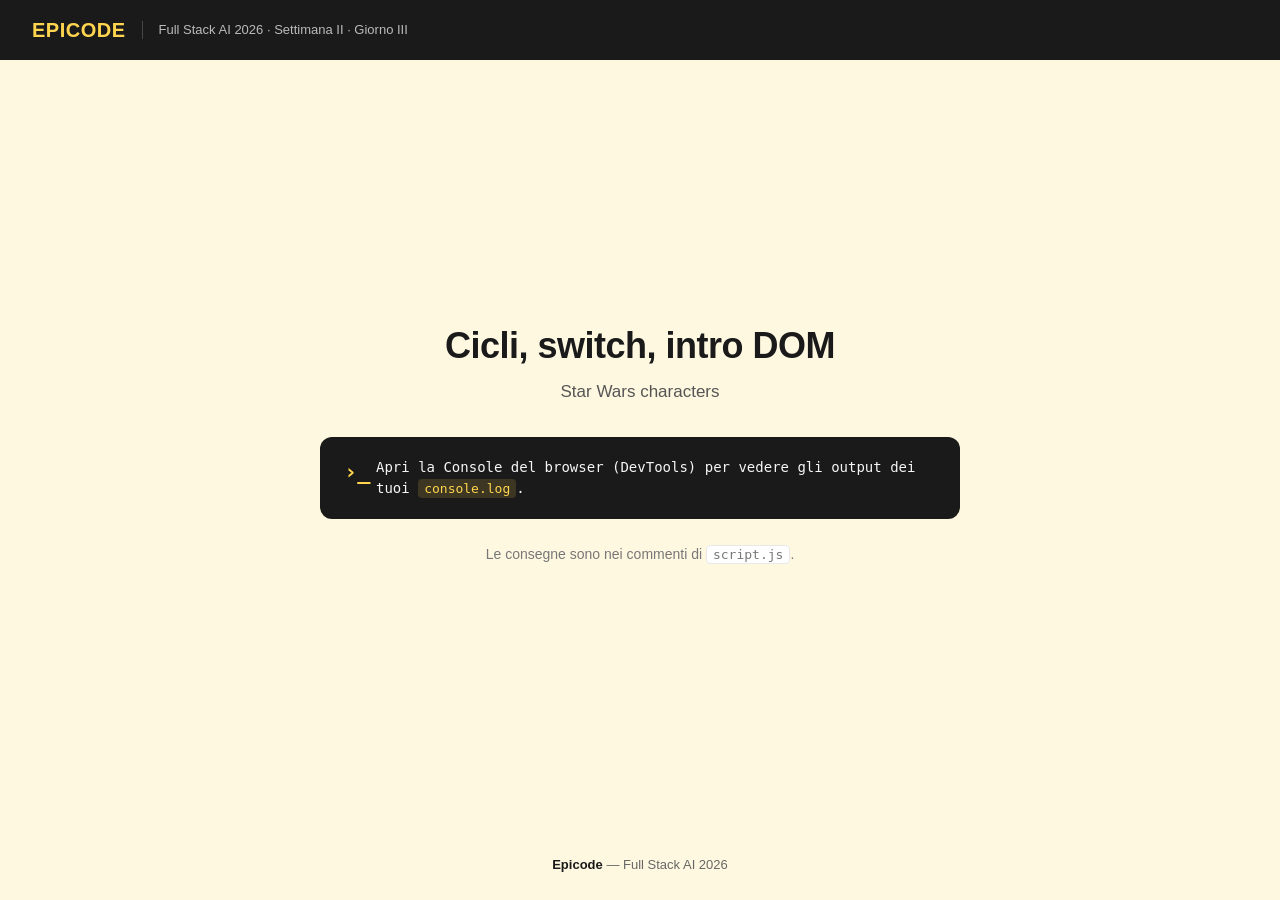
<file: unit1/week2/s2l3/index.html>
<!DOCTYPE html>
<html lang="it">
<head>
  <meta charset="UTF-8">
  <meta name="viewport" content="width=device-width, initial-scale=1.0">
  <title>Settimana II — Giorno III — Esercizio</title>
  <link rel="stylesheet" href="style.css">
</head>
<body>

  <header class="brand">
    <span class="brand-logo">EPICODE</span>
    <span class="brand-divider"></span>
    <span class="brand-context">Full Stack AI 2026 · Settimana II · Giorno III</span>
  </header>

  <main>
    <section class="hero">
      <h1>Cicli, switch, intro DOM</h1>
      <p class="subtitle">Star Wars characters</p>

      <div class="console-banner">
        Apri la Console del browser (DevTools) per vedere gli output dei tuoi <code>console.log</code>.
      </div>

      <p class="hint">Le consegne sono nei commenti di <code>script.js</code>.</p>
    </section>
  </main>

  <footer>
    <strong>Epicode</strong> — Full Stack AI 2026
  </footer>

  <script src="script.js"></script>
</body>
</html>
</file>
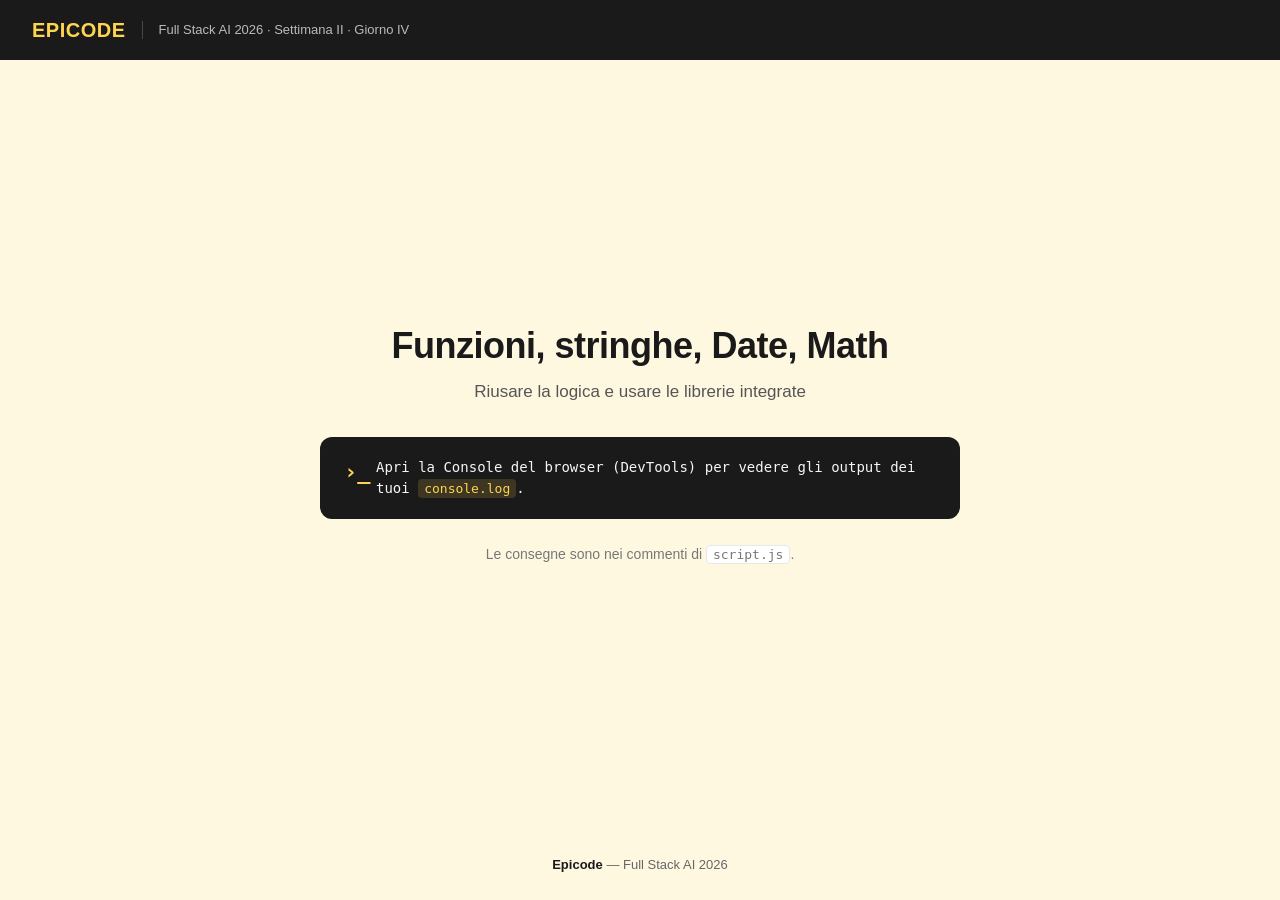
<file: unit1/week2/s2l4/index.html>
<!DOCTYPE html>
<html lang="it">
<head>
  <meta charset="UTF-8">
  <meta name="viewport" content="width=device-width, initial-scale=1.0">
  <title>Settimana II — Giorno IV — Esercizio</title>
  <link rel="stylesheet" href="style.css">
</head>
<body>

  <header class="brand">
    <span class="brand-logo">EPICODE</span>
    <span class="brand-divider"></span>
    <span class="brand-context">Full Stack AI 2026 · Settimana II · Giorno IV</span>
  </header>

  <main>
    <section class="hero">
      <h1>Funzioni, stringhe, Date, Math</h1>
      <p class="subtitle">Riusare la logica e usare le librerie integrate</p>

      <div class="console-banner">
        Apri la Console del browser (DevTools) per vedere gli output dei tuoi <code>console.log</code>.
      </div>

      <p class="hint">Le consegne sono nei commenti di <code>script.js</code>.</p>
    </section>
  </main>

  <footer>
    <strong>Epicode</strong> — Full Stack AI 2026
  </footer>

  <script src="script.js"></script>
</body>
</html>
</file>
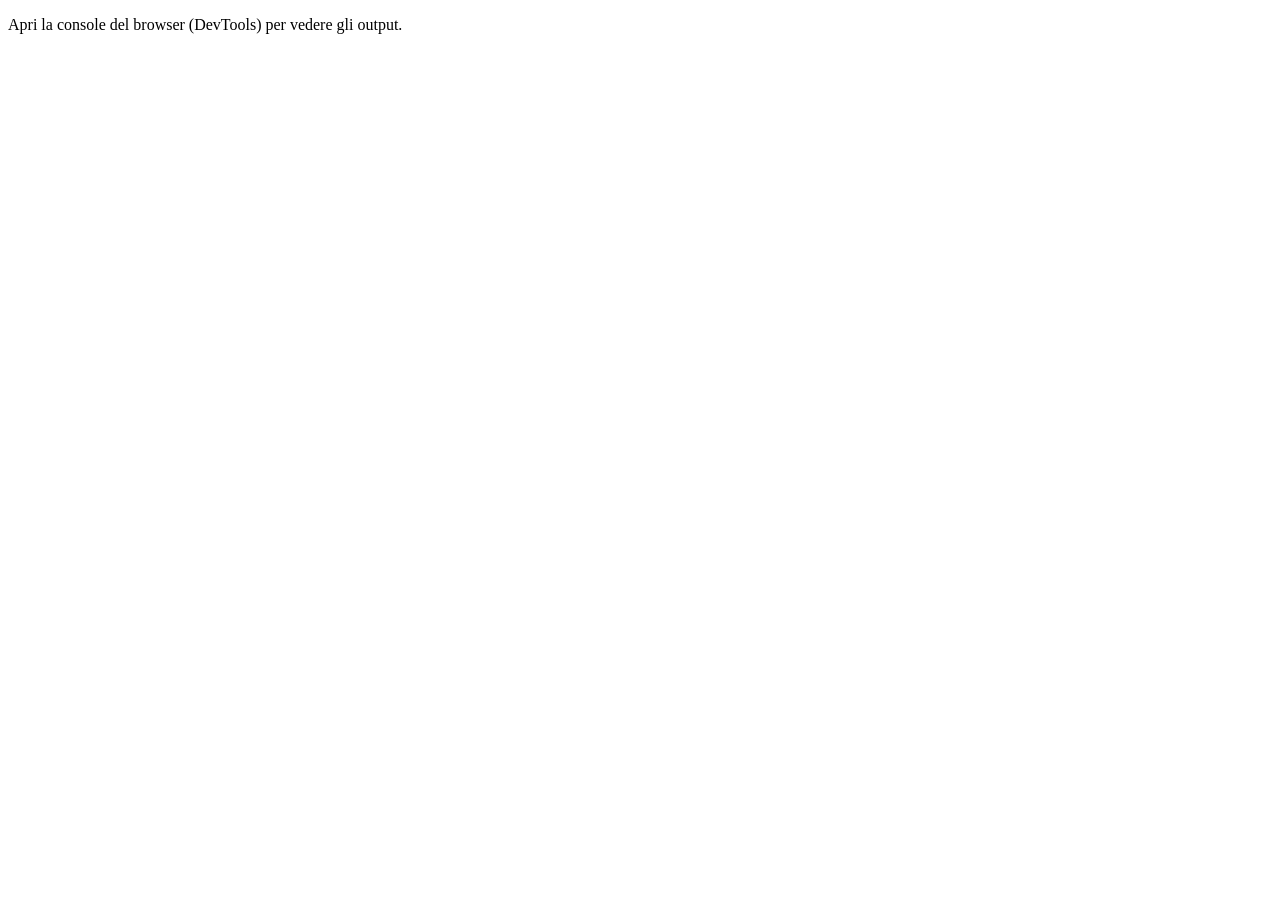
<file: unit1/week3/s3l1/index.html>
<!DOCTYPE html>
<html lang="it">
  <head>
    <meta charset="UTF-8" />
    <title>Esercizi W3 D1</title>
  </head>
  <body>
    <p>Apri la console del browser (DevTools) per vedere gli output.</p>
    <script src="script.js"></script>
  </body>
</html>
</file>
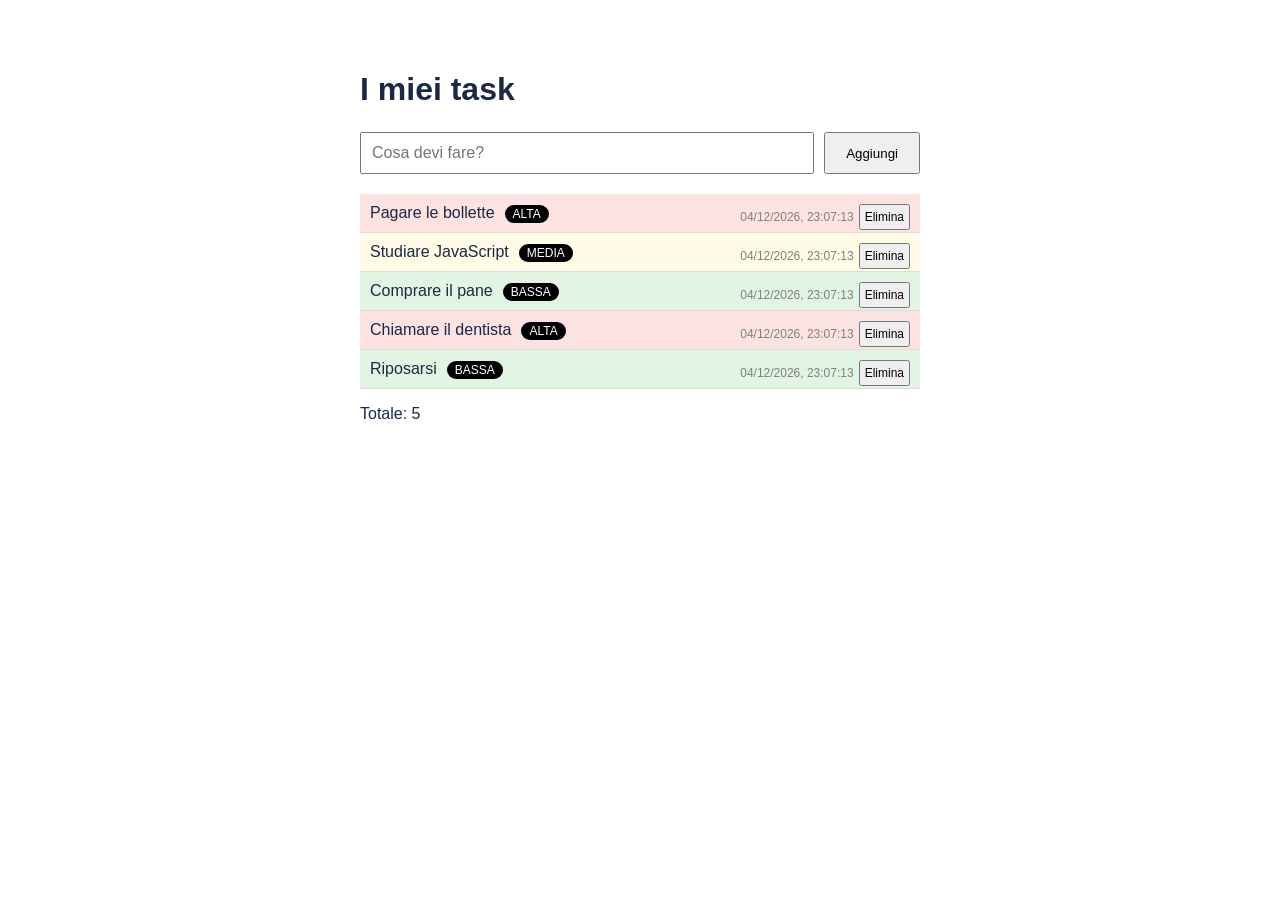
<file: unit1/week3/s3l2/index.html>
<!doctype html>
<html lang="it">
	<head>
		<meta charset="UTF-8" />
		<title>Task Manager</title>
		<link rel="stylesheet" href="style.css" />
	</head>
	<body>
		<h1 id="titolo">I miei task</h1>

		<div class="aggiunta">
			<input id="nuovo-task" placeholder="Cosa devi fare?" />
			<button id="bottone-aggiungi">Aggiungi</button>
		</div>

		<ul id="lista-task"></ul>

		<p>Totale: <span id="contatore">0</span></p>

		<script src="script.js"></script>
	</body>
</html>
</file>
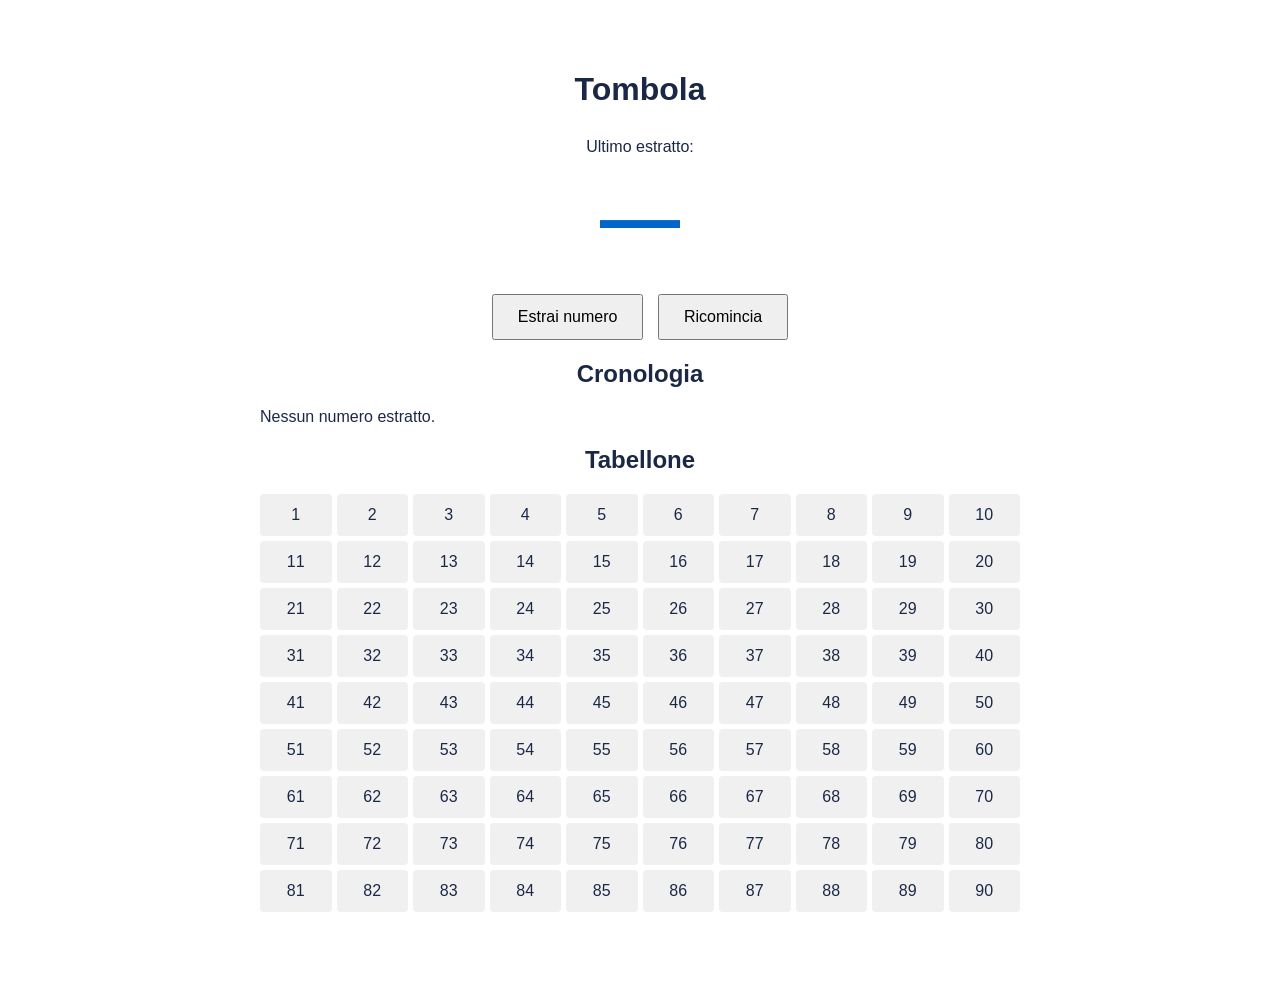
<file: unit1/week3/s3l4/index.html>
<!DOCTYPE html>
<html lang="it">
  <head>
    <meta charset="UTF-8" />
    <title>Tombola</title>
    <link rel="stylesheet" href="style.css" />
  </head>
  <body>
    <h1>Tombola</h1>

    <div class="ultimo">
      <p>Ultimo estratto:</p>
      <span id="ultimo-numero">—</span>
    </div>

    <div class="comandi">
      <button id="estrai">Estrai numero</button>
      <button id="reset">Ricomincia</button>
    </div>

    <h2>Cronologia</h2>
    <p id="cronologia">Nessun numero estratto.</p>

    <h2>Tabellone</h2>
    <div id="tabellone" class="tabellone"></div>

    <script src="script.js"></script>
  </body>
</html>
</file>
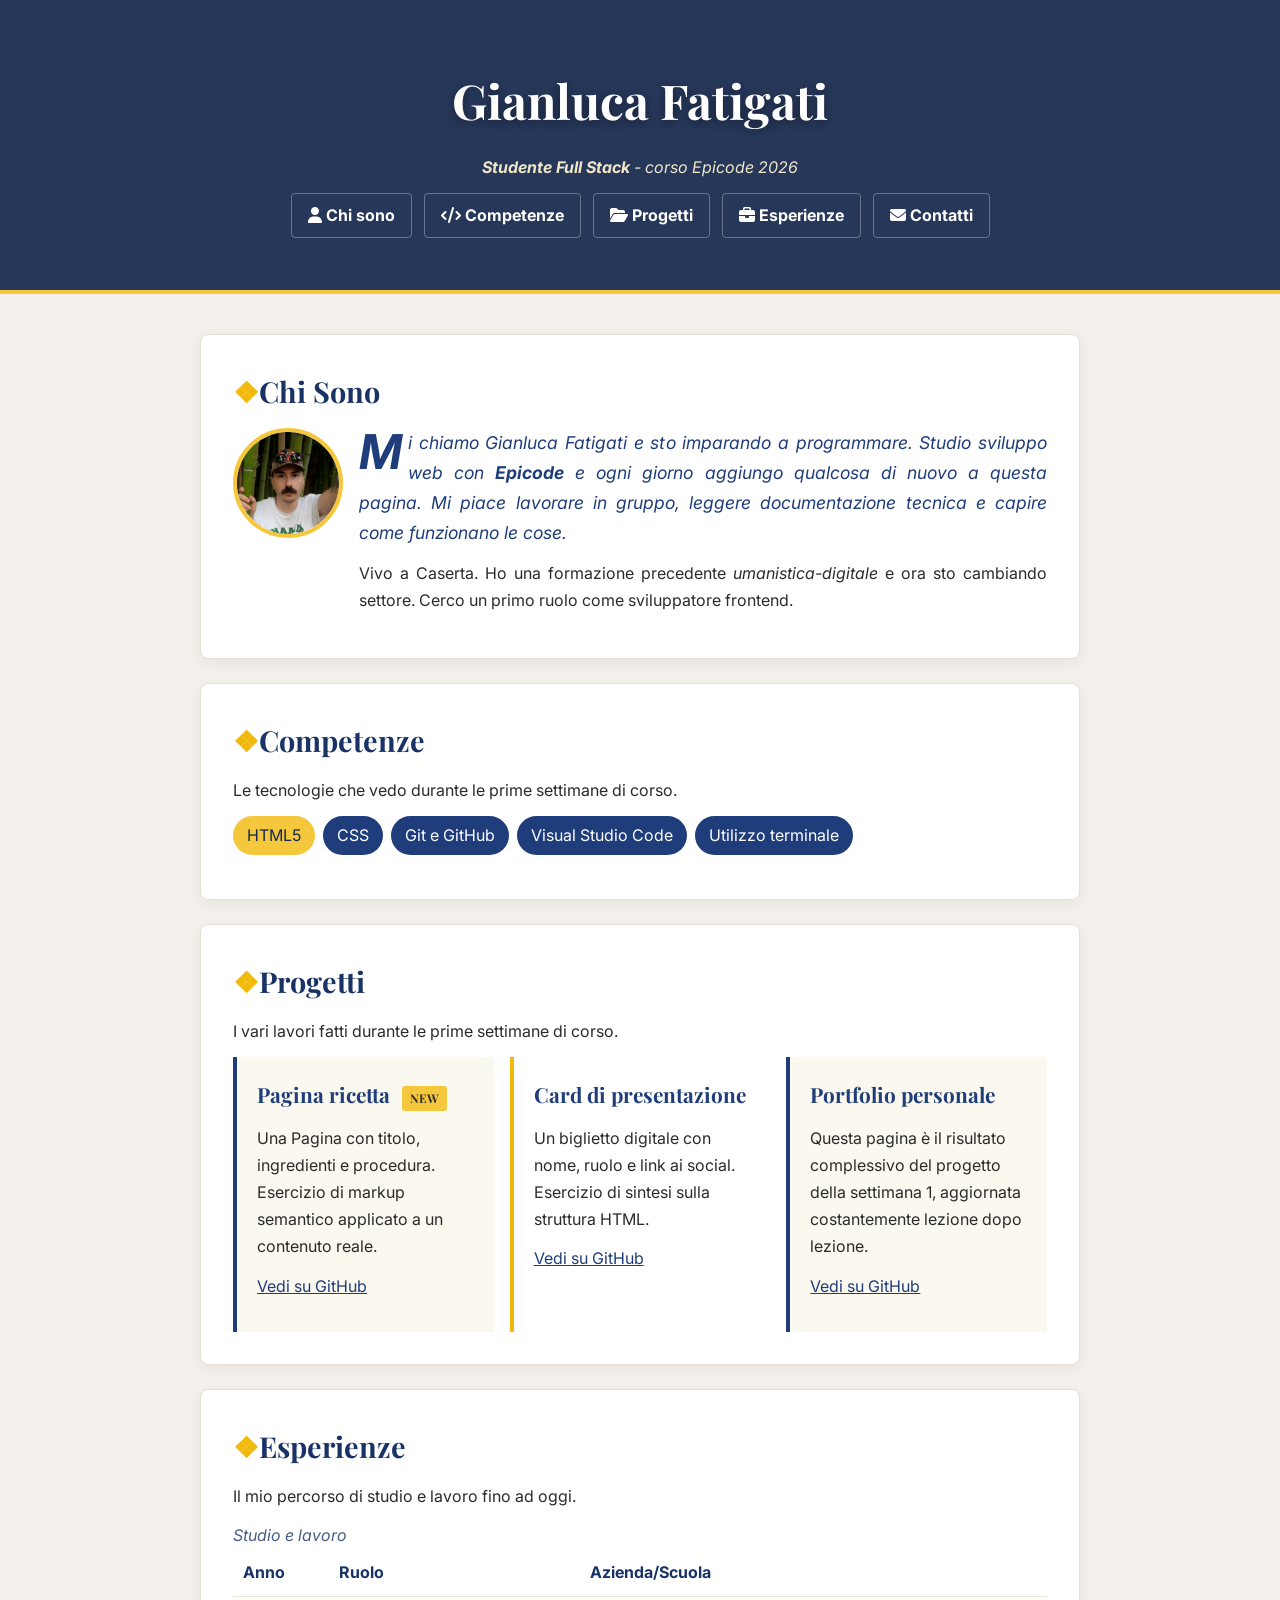
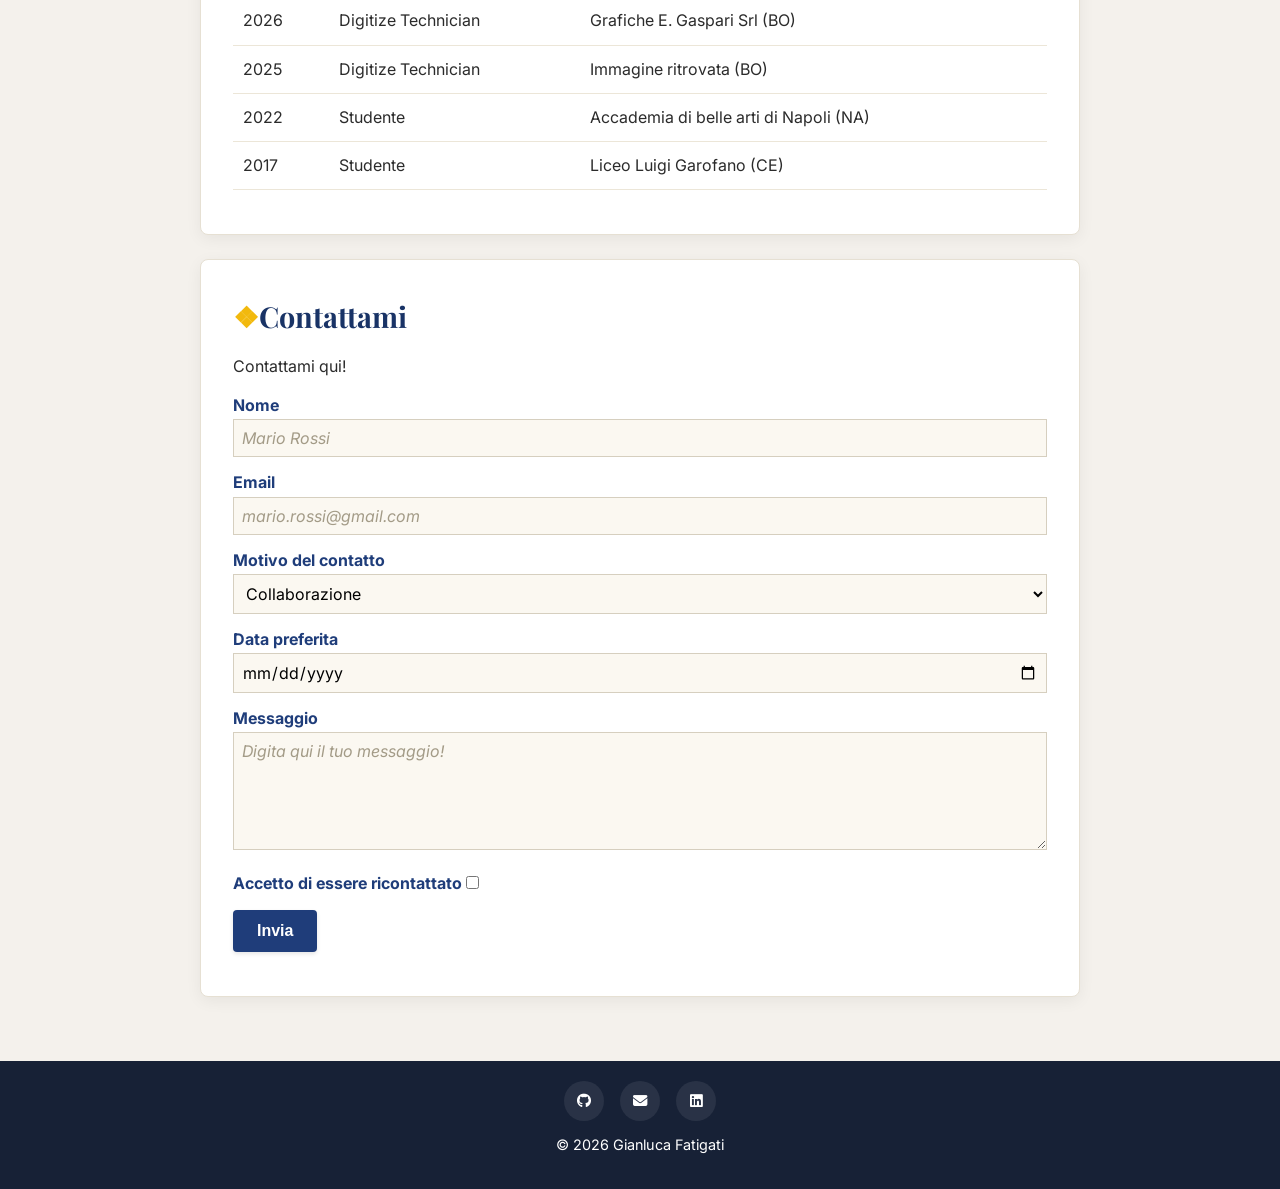
<file: unit2/week5/s5/index.html>
<!doctype html>
<html lang="it">
  <head>
    <meta charset="UTF-8" />
    <meta name="viewport" content="width=device-width, initial-scale=1.0" />
    <title>Gianluca Fatigati</title>
    <link
      href="https://fonts.googleapis.com/css2?family=Playfair+Display:wght@700;900&family=Inter:wght@400;600&display=swap"
      rel="stylesheet"
    />
    <link
      rel="stylesheet"
      href="https://cdnjs.cloudflare.com/ajax/libs/font-awesome/6.5.2/css/all.min.css"
    />
    <link rel="stylesheet" href="assets/css/style.css" />
  </head>

  <body>
    <header id="site-header">
      <h1>Gianluca Fatigati</h1>
      <p class="tagline">
        <strong>Studente Full Stack</strong> - corso Epicode 2026
      </p>

      <nav>
        <ul>
          <li>
            <a href="#chisono"><i class="fa-solid fa-user"></i> Chi sono</a>
          </li>
          <li>
            <a href="#competenze"
              ><i class="fa-solid fa-code"></i> Competenze</a
            >
          </li>
          <li>
            <a href="#progetti"
              ><i class="fa-solid fa-folder-open"></i> Progetti</a
            >
          </li>
          <li>
            <a href="#esperienze"
              ><i class="fa-solid fa-briefcase"></i> Esperienze</a
            >
          </li>
          <li>
            <a href="#contatti"
              ><i class="fa-solid fa-envelope"></i> Contatti</a
            >
          </li>
        </ul>
      </nav>
    </header>

    <main>
      <section id="chisono">
        <h2>Chi Sono</h2>
        <div class="bio">
          <img
            class="avatar"
            src="assets/img/avatar.jpg"
            alt="Foto di Gianluca"
          />
          <div class="text">
            <p>
              Mi chiamo Gianluca Fatigati e sto imparando a programmare. Studio
              sviluppo web con <strong>Epicode</strong> e ogni giorno aggiungo
              qualcosa di nuovo a questa pagina. Mi piace lavorare in gruppo,
              leggere documentazione tecnica e capire come funzionano le cose.
            </p>

            <p>
              Vivo a Caserta. Ho una formazione precedente
              <i>umanistica-digitale</i> e ora sto cambiando settore. Cerco un
              primo ruolo come sviluppatore frontend.
            </p>
          </div>
        </div>
      </section>

      <section id="competenze">
        <h2>Competenze</h2>
        <p>Le tecnologie che vedo durante le prime settimane di corso.</p>
        <ul class="skill-list">
          <li>HTML5</li>
          <li>CSS</li>
          <li>Git e GitHub</li>
          <li>Visual Studio Code</li>
          <li>Utilizzo terminale</li>
        </ul>
      </section>

      <section id="progetti">
        <h2>Progetti</h2>
        <p>I vari lavori fatti durante le prime settimane di corso.</p>

        <div class="projects-grid">
          <article class="project">
            <h3>Pagina ricetta</h3>
            <p>
              Una Pagina con titolo, ingredienti e procedura. Esercizio di
              markup semantico applicato a un contenuto reale.
            </p>
            <p><a href="#">Vedi su GitHub</a></p>
          </article>

          <article class="project">
            <h3>Card di presentazione</h3>

            <p>
              Un biglietto digitale con nome, ruolo e link ai social. Esercizio
              di sintesi sulla struttura HTML.
            </p>
            <p><a href="#">Vedi su GitHub</a></p>
          </article>

          <article class="project">
            <h3>Portfolio personale</h3>
            <p>
              Questa pagina è il risultato complessivo del progetto della
              settimana 1, aggiornata costantemente lezione dopo lezione.
            </p>
            <p>
              <a href="https://github.com/gianlucalucaluca/progetti"
                >Vedi su GitHub</a
              >
            </p>
          </article>
        </div>
      </section>

      <section id="esperienze">
        <h2>Esperienze</h2>
        <p>Il mio percorso di studio e lavoro fino ad oggi.</p>

        <div class="table-wrapper">
          <table>
            <caption>
              Studio e lavoro
            </caption>
            <thead>
              <tr>
                <th scope="col">Anno</th>
                <th scope="col">Ruolo</th>
                <th scope="col">Azienda/Scuola</th>
              </tr>
            </thead>

            <tbody>
              <tr>
                <td>2026</td>
                <td>Digitize Technician</td>
                <td>Grafiche E. Gaspari Srl (BO)</td>
              </tr>

              <tr>
                <td>2025</td>
                <td>Digitize Technician</td>
                <td>Immagine ritrovata (BO)</td>
              </tr>

              <tr>
                <td>2022</td>
                <td>Studente</td>
                <td>Accademia di belle arti di Napoli (NA)</td>
              </tr>

              <tr>
                <td>2017</td>
                <td>Studente</td>
                <td>Liceo Luigi Garofano (CE)</td>
              </tr>
            </tbody>
          </table>
        </div>
      </section>

      <section id="contatti">
        <h2>Contattami</h2>
        <p>Contattami qui!</p>
        <form action="#" method="post">
          <div>
            <label for="nome">Nome</label>
            <input
              type="text"
              id="nome"
              name="nome"
              placeholder="Mario Rossi"
              required
            />
          </div>

          <div>
            <label for="email">Email</label>
            <input
              type="email"
              id="email"
              name="email"
              placeholder="mario.rossi@gmail.com"
              required
            />
          </div>

          <div>
            <label for="motivo">Motivo del contatto</label>
            <select name="motivo" id="motivo">
              <option value="collaborazione">Collaborazione</option>
              <option value="info">Info</option>
              <option value="reclamo">Reclamo</option>
              <option value="assistenza">Assistenza</option>
            </select>
          </div>

          <div>
            <label for="data">Data preferita</label>
            <input type="date" id="data" name="data" />
          </div>

          <div>
            <label for="messaggio">Messaggio</label>
            <textarea
              placeholder="Digita qui il tuo messaggio!"
              rows="5"
              required
              name="messaggio"
              id="messaggio"
            ></textarea>
          </div>

          <div>
            <label class="label-inline" for="consenso"
              >Accetto di essere ricontattato</label
            >
            <input type="checkbox" id="consenso" name="consenso" required />
          </div>

          <div>
            <button type="submit">Invia</button>
          </div>
        </form>
      </section>
    </main>

    <footer id="site-footer">
      <a href="https://github.com/gianlucalucaluca" aria-label="GitHub"
        ><i class="fa-brands fa-github"></i
      ></a>
      <a href="mailto:gian.luca@mail.com" aria-label="Email"
        ><i class="fa-solid fa-envelope"></i
      ></a>
      <a href="https://it.linkedin.com/" aria-label="Linkedin"
        ><i class="fa-brands fa-linkedin"></i
      ></a>
      <p>&copy; 2026 Gianluca Fatigati</p>
    </footer>
  </body>
</html>
</file>
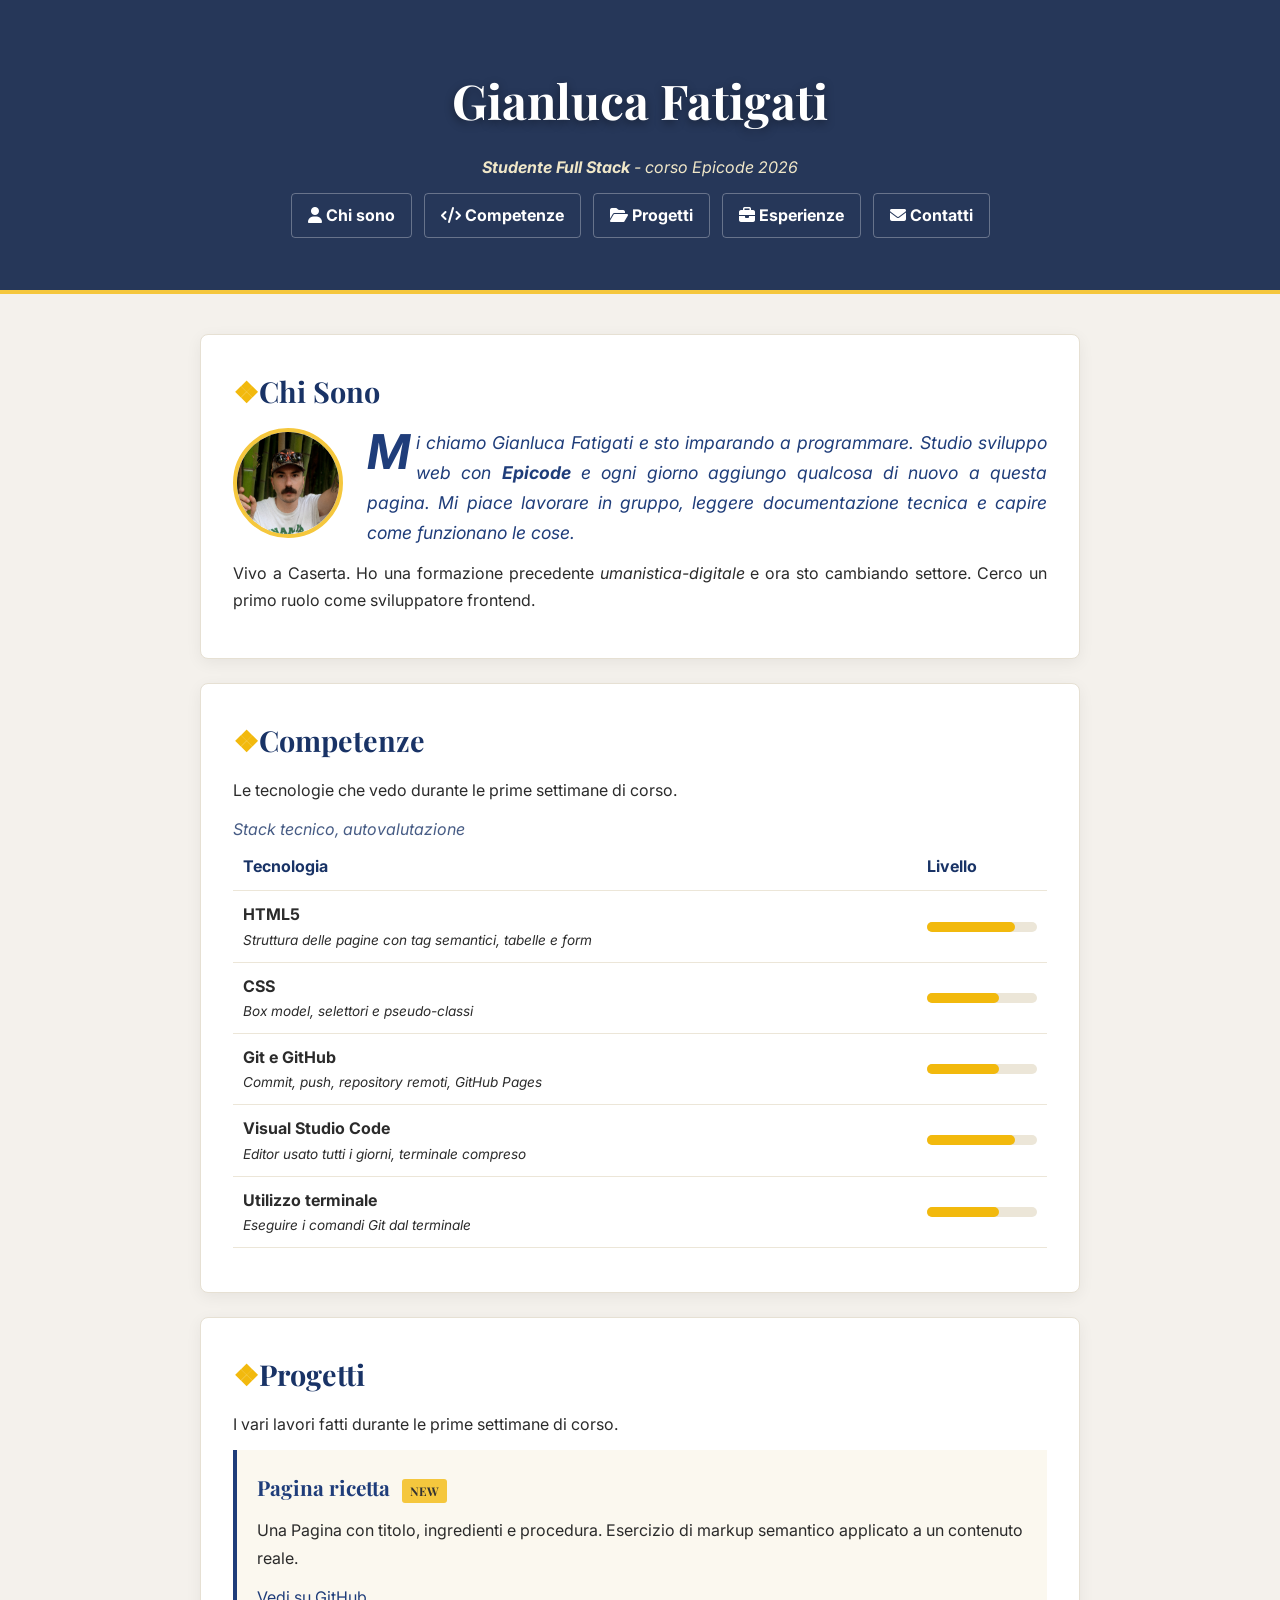
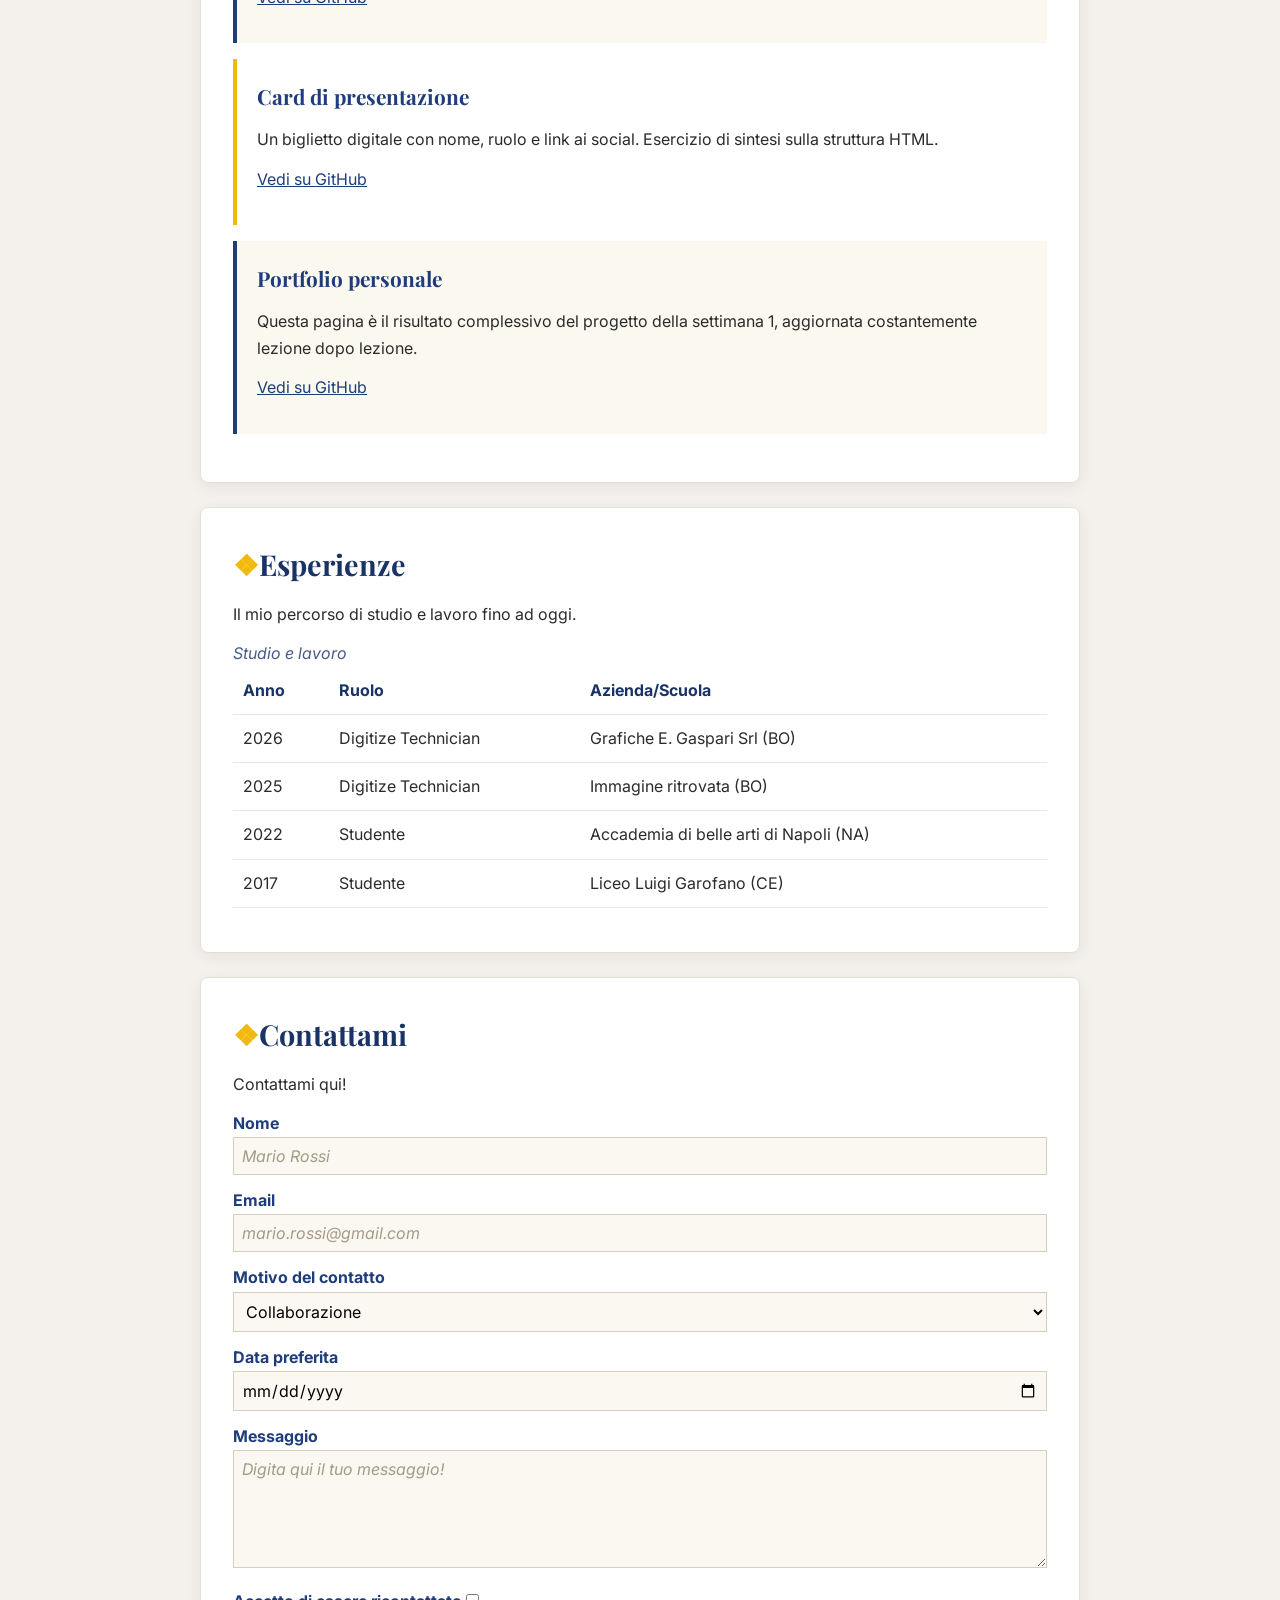
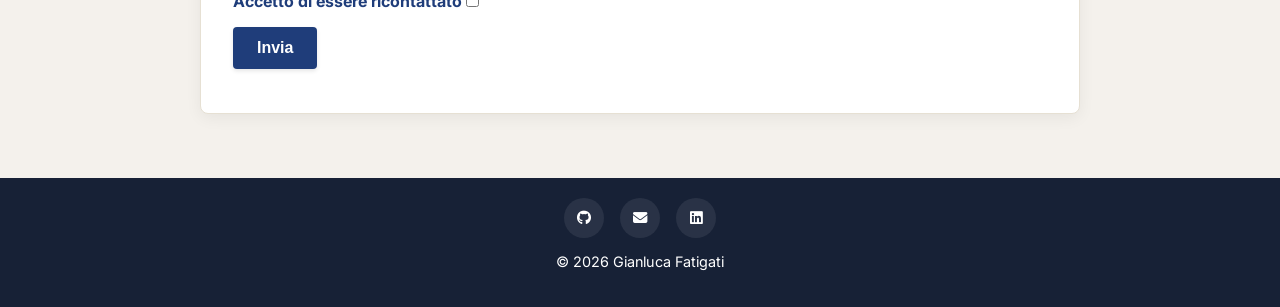
<file: unit2/week5/s5l1/index.html>
<!doctype html>
<html lang="it">
  <head>
    <meta charset="UTF-8" />
    <meta name="viewport" content="width=device-width, initial-scale=1.0" />
    <title>Gianluca Fatigati</title>
    <link
      href="https://fonts.googleapis.com/css2?family=Playfair+Display:wght@700;900&family=Inter:wght@400;600&display=swap"
      rel="stylesheet"
    />
    <link
      rel="stylesheet"
      href="https://cdnjs.cloudflare.com/ajax/libs/font-awesome/6.5.2/css/all.min.css"
    />
    <link rel="stylesheet" href="assets/css/style.css" />
  </head>

  <body>
    <header id="site-header">
      <h1>Gianluca Fatigati</h1>
      <p class="tagline">
        <strong>Studente Full Stack</strong> - corso Epicode 2026
      </p>

      <nav>
        <ul>
          <li>
            <a href="#chisono"><i class="fa-solid fa-user"></i> Chi sono</a>
          </li>
          <li>
            <a href="#competenze"
              ><i class="fa-solid fa-code"></i> Competenze</a
            >
          </li>
          <li>
            <a href="#progetti"
              ><i class="fa-solid fa-folder-open"></i> Progetti</a
            >
          </li>
          <li>
            <a href="#esperienze"
              ><i class="fa-solid fa-briefcase"></i> Esperienze</a
            >
          </li>
          <li>
            <a href="#contatti"
              ><i class="fa-solid fa-envelope"></i> Contatti</a
            >
          </li>
        </ul>
      </nav>
    </header>

    <main>
      <section id="chisono">
        <h2>Chi Sono</h2>
        <img
          class="avatar"
          src="assets/img/avatar.jpg"
          alt="Foto di Gianluca"
        />
        <p>
          Mi chiamo Gianluca Fatigati e sto imparando a programmare. Studio
          sviluppo web con <strong>Epicode</strong> e ogni giorno aggiungo
          qualcosa di nuovo a questa pagina. Mi piace lavorare in gruppo,
          leggere documentazione tecnica e capire come funzionano le cose.
        </p>

        <p>
          Vivo a Caserta. Ho una formazione precedente
          <i>umanistica-digitale</i> e ora sto cambiando settore. Cerco un primo
          ruolo come sviluppatore frontend.
        </p>
      </section>

      <section id="competenze">
        <h2>Competenze</h2>
        <p>Le tecnologie che vedo durante le prime settimane di corso.</p>

        <div class="table-wrapper">
          <table>
            <caption>
              Stack tecnico, autovalutazione
            </caption>
            <thead>
              <tr>
                <th scope="col">Tecnologia</th>
                <th scope="col">Livello</th>
              </tr>
            </thead>

            <tbody>
              <tr>
                <td>
                  <strong>HTML5</strong>
                  <p>
                    Struttura delle pagine con tag semantici, tabelle e form
                  </p>
                </td>
                <td>
                  <div class="bar">
                    <div class="bar-fill level-80"></div>
                  </div>
                </td>
              </tr>

              <tr>
                <td>
                  <strong>CSS</strong>
                  <p>Box model, selettori e pseudo-classi</p>
                </td>
                <td>
                  <div class="bar">
                    <div class="bar-fill level-65"></div>
                  </div>
                </td>
              </tr>

              <tr>
                <td>
                  <strong>Git e GitHub</strong>
                  <p>Commit, push, repository remoti, GitHub Pages</p>
                </td>
                <td>
                  <div class="bar">
                    <div class="bar-fill level-65"></div>
                  </div>
                </td>
              </tr>

              <tr>
                <td>
                  <strong>Visual Studio Code</strong>
                  <p>Editor usato tutti i giorni, terminale compreso</p>
                </td>
                <td>
                  <div class="bar">
                    <div class="bar-fill level-80"></div>
                  </div>
                </td>
              </tr>

              <tr>
                <td>
                  <strong>Utilizzo terminale</strong>
                  <p>Eseguire i comandi Git dal terminale</p>
                </td>
                <td>
                  <div class="bar">
                    <div class="bar-fill level-65"></div>
                  </div>
                </td>
              </tr>
            </tbody>
          </table>
        </div>
      </section>

      <section id="progetti">
        <h2>Progetti</h2>
        <p>I vari lavori fatti durante le prime settimane di corso.</p>

        <article class="project">
          <h3>Pagina ricetta</h3>
          <p>
            Una Pagina con titolo, ingredienti e procedura. Esercizio di markup
            semantico applicato a un contenuto reale.
          </p>
          <p><a href="#">Vedi su GitHub</a></p>
        </article>

        <article class="project">
          <h3>Card di presentazione</h3>

          <p>
            Un biglietto digitale con nome, ruolo e link ai social. Esercizio di
            sintesi sulla struttura HTML.
          </p>
          <p><a href="#">Vedi su GitHub</a></p>
        </article>

        <article class="project">
          <h3>Portfolio personale</h3>
          <p>
            Questa pagina è il risultato complessivo del progetto della
            settimana 1, aggiornata costantemente lezione dopo lezione.
          </p>
          <p>
            <a href="https://github.com/gianlucalucaluca/progetti"
              >Vedi su GitHub</a
            >
          </p>
        </article>
      </section>

      <section id="esperienze">
        <h2>Esperienze</h2>
        <p>Il mio percorso di studio e lavoro fino ad oggi.</p>

        <div class="table-wrapper">
          <table>
            <caption>
              Studio e lavoro
            </caption>
            <thead>
              <tr>
                <th scope="col">Anno</th>
                <th scope="col">Ruolo</th>
                <th scope="col">Azienda/Scuola</th>
              </tr>
            </thead>

            <tbody>
              <tr>
                <td>2026</td>
                <td>Digitize Technician</td>
                <td>Grafiche E. Gaspari Srl (BO)</td>
              </tr>

              <tr>
                <td>2025</td>
                <td>Digitize Technician</td>
                <td>Immagine ritrovata (BO)</td>
              </tr>

              <tr>
                <td>2022</td>
                <td>Studente</td>
                <td>Accademia di belle arti di Napoli (NA)</td>
              </tr>

              <tr>
                <td>2017</td>
                <td>Studente</td>
                <td>Liceo Luigi Garofano (CE)</td>
              </tr>
            </tbody>
          </table>
        </div>
      </section>

      <section id="contatti">
        <h2>Contattami</h2>
        <p>Contattami qui!</p>
        <form action="#" method="post">
          <div>
            <label for="nome">Nome</label>
            <input
              type="text"
              id="nome"
              name="nome"
              placeholder="Mario Rossi"
              required
            />
          </div>

          <div>
            <label for="email">Email</label>
            <input
              type="email"
              id="email"
              name="email"
              placeholder="mario.rossi@gmail.com"
              required
            />
          </div>

          <div>
            <label for="motivo">Motivo del contatto</label>
            <select name="motivo" id="motivo">
              <option value="collaborazione">Collaborazione</option>
              <option value="info">Info</option>
              <option value="reclamo">Reclamo</option>
              <option value="assistenza">Assistenza</option>
            </select>
          </div>

          <div>
            <label for="data">Data preferita</label>
            <input type="date" id="data" name="data" />
          </div>

          <div>
            <label for="messaggio">Messaggio</label>
            <textarea
              placeholder="Digita qui il tuo messaggio!"
              rows="5"
              required
              name="messaggio"
              id="messaggio"
            ></textarea>
          </div>

          <div>
            <label class="label-inline" for="consenso"
              >Accetto di essere ricontattato</label
            >
            <input type="checkbox" id="consenso" name="consenso" required />
          </div>

          <div>
            <button type="submit">Invia</button>
          </div>
        </form>
      </section>
    </main>

    <footer id="site-footer">
      <a href="https://github.com/gianlucalucaluca" aria-label="GitHub"
        ><i class="fa-brands fa-github"></i
      ></a>
      <a href="mailto:gian.luca@mail.com" aria-label="Email"
        ><i class="fa-solid fa-envelope"></i
      ></a>
      <a href="https://it.linkedin.com/" aria-label="Linkedin"
        ><i class="fa-brands fa-linkedin"></i
      ></a>
      <p>&copy; 2026 Gianluca Fatigati</p>
    </footer>
  </body>
</html>
</file>
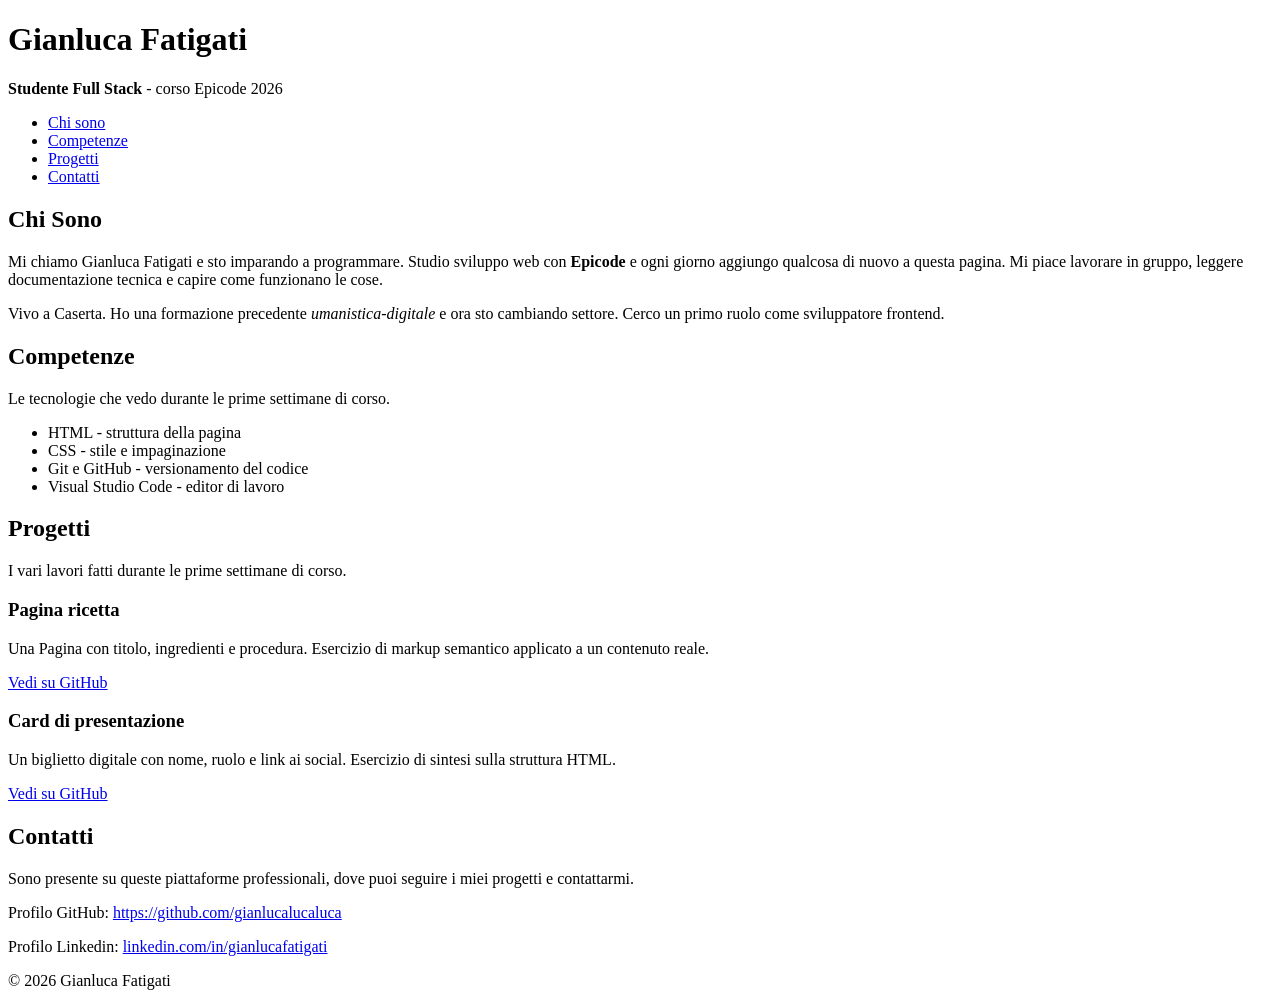
<file: unit1/week1/s1l1/esercizio/index.html>
<!DOCTYPE html>
<html lang="it">
 
<head>
    <meta charset="UTF-8">
    <meta name="viewport" content="width=device-width, initial-scale=1.0">
    <title>Gianluca Fatigati</title>
  </head>
  
  <body>

<header>
<h1>Gianluca Fatigati</h1>
<p><strong>Studente Full Stack</strong> - corso Epicode 2026</p>

<nav>
<ul>
<li><a href="#chisono">Chi sono</a></li>
<li><a href="#competenze">Competenze</a></li>
<li><a href="#progetti">Progetti</a></li>
<li><a href="#contatti">Contatti</a></li>
</ul>
</nav>
</header>

<main>
<h2 id="chisono">Chi Sono</h2>
<p>Mi chiamo Gianluca Fatigati e sto imparando a programmare. Studio sviluppo web con <strong>Epicode</strong> e ogni giorno aggiungo qualcosa di nuovo a questa pagina. Mi piace lavorare in gruppo, leggere documentazione tecnica e capire come funzionano le cose.</p>

<p>Vivo a Caserta. Ho una formazione precedente <i>umanistica-digitale</i> e ora sto cambiando settore. Cerco un primo ruolo come sviluppatore frontend.</p>

<h2 id="competenze">Competenze</h2>
<p>Le tecnologie che vedo durante le prime settimane di corso.</p>

<ul>
<li>HTML - struttura della pagina</li>
<li>CSS - stile e impaginazione</li>
<li>Git e GitHub - versionamento del codice</li>
<li>Visual Studio Code - editor di lavoro</li>
</ul>


<h2 id="progetti">Progetti</h2>
<p>I vari lavori fatti durante le prime settimane di corso.</p>

<h3>Pagina ricetta</h3>
<p>Una Pagina con titolo, ingredienti e procedura. Esercizio di markup semantico applicato a un contenuto reale.</p>
<p><a href="#">Vedi su GitHub</a></p>

<h3>Card di presentazione</h3>

<p>Un biglietto digitale con nome, ruolo e link ai social. Esercizio di sintesi sulla struttura HTML.</p>
<p><a href="#">Vedi su GitHub</a></p>

<h2 id="contatti">Contatti</h2>
<p>Sono presente su queste piattaforme professionali, dove puoi seguire i miei progetti e contattarmi.</p>
<p>Profilo GitHub: <a href="https://github.com/gianlucalucaluca">https://github.com/gianlucalucaluca</a></p>

<p>Profilo Linkedin: <a href="#">linkedin.com/in/gianlucafatigati</a></p>
</main>

<footer> 
<p>&copy; 2026 Gianluca Fatigati</p>
</footer>


</body>
</html>
</file>
<file: unit1/week2/s2l3/style.css>
/* Reset minimo */
* {
  margin: 0;
  padding: 0;
  box-sizing: border-box;
}

html, body {
  height: 100%;
}

body {
  font-family: -apple-system, BlinkMacSystemFont, "Inter", "Segoe UI", Roboto, sans-serif;
  background: #fff8e1;
  color: #1a1a1a;
  line-height: 1.6;
  min-height: 100vh;
  display: flex;
  flex-direction: column;
}

/* Header brand */
.brand {
  background: #1a1a1a;
  color: #fff;
  padding: 14px 32px;
  display: flex;
  align-items: center;
  gap: 16px;
}

.brand-logo {
  font-size: 20px;
  font-weight: 800;
  letter-spacing: 0.5px;
  color: #ffd54f;
}

.brand-divider {
  width: 1px;
  height: 18px;
  background: rgba(255, 255, 255, 0.2);
}

.brand-context {
  font-size: 13px;
  color: rgba(255, 255, 255, 0.7);
  font-weight: 500;
}

/* Hero */
main {
  flex: 1;
  display: flex;
  align-items: center;
  justify-content: center;
  padding: 48px 24px;
}

.hero {
  max-width: 640px;
  text-align: center;
}

h1 {
  font-size: 36px;
  font-weight: 800;
  line-height: 1.15;
  margin-bottom: 12px;
  letter-spacing: -0.5px;
}

.subtitle {
  font-size: 17px;
  color: #555;
  margin-bottom: 32px;
}

.console-banner {
  background: #1a1a1a;
  color: #f5f5f5;
  border-radius: 12px;
  padding: 20px 24px 20px 56px;
  font-family: "SF Mono", Monaco, Menlo, Consolas, monospace;
  font-size: 14px;
  line-height: 1.5;
  position: relative;
  text-align: left;
}

.console-banner::before {
  content: "›_";
  color: #ffd54f;
  font-size: 22px;
  font-weight: 700;
  position: absolute;
  left: 24px;
  top: 18px;
}

.console-banner code {
  background: rgba(255, 213, 79, 0.15);
  color: #ffd54f;
  padding: 2px 6px;
  border-radius: 4px;
  font-size: 13px;
}

.hint {
  margin-top: 24px;
  font-size: 14px;
  color: #777;
}

.hint code {
  background: #fff;
  border: 1px solid #e8e8e8;
  padding: 1px 6px;
  border-radius: 4px;
  font-family: "SF Mono", Monaco, Menlo, Consolas, monospace;
  font-size: 13px;
}

footer {
  text-align: center;
  padding: 24px;
  font-size: 13px;
  color: #666;
}

footer strong {
  color: #1a1a1a;
}

/* Responsive */
@media (max-width: 640px) {
  h1 {
    font-size: 28px;
  }
  .subtitle {
    font-size: 15px;
  }
}
</file>
<file: unit1/week2/s2l4/style.css>
/* Reset minimo */
* {
  margin: 0;
  padding: 0;
  box-sizing: border-box;
}

html, body {
  height: 100%;
}

body {
  font-family: -apple-system, BlinkMacSystemFont, "Inter", "Segoe UI", Roboto, sans-serif;
  background: #fff8e1;
  color: #1a1a1a;
  line-height: 1.6;
  min-height: 100vh;
  display: flex;
  flex-direction: column;
}

/* Header brand */
.brand {
  background: #1a1a1a;
  color: #fff;
  padding: 14px 32px;
  display: flex;
  align-items: center;
  gap: 16px;
}

.brand-logo {
  font-size: 20px;
  font-weight: 800;
  letter-spacing: 0.5px;
  color: #ffd54f;
}

.brand-divider {
  width: 1px;
  height: 18px;
  background: rgba(255, 255, 255, 0.2);
}

.brand-context {
  font-size: 13px;
  color: rgba(255, 255, 255, 0.7);
  font-weight: 500;
}

/* Hero */
main {
  flex: 1;
  display: flex;
  align-items: center;
  justify-content: center;
  padding: 48px 24px;
}

.hero {
  max-width: 640px;
  text-align: center;
}

h1 {
  font-size: 36px;
  font-weight: 800;
  line-height: 1.15;
  margin-bottom: 12px;
  letter-spacing: -0.5px;
}

.subtitle {
  font-size: 17px;
  color: #555;
  margin-bottom: 32px;
}

.console-banner {
  background: #1a1a1a;
  color: #f5f5f5;
  border-radius: 12px;
  padding: 20px 24px 20px 56px;
  font-family: "SF Mono", Monaco, Menlo, Consolas, monospace;
  font-size: 14px;
  line-height: 1.5;
  position: relative;
  text-align: left;
}

.console-banner::before {
  content: "›_";
  color: #ffd54f;
  font-size: 22px;
  font-weight: 700;
  position: absolute;
  left: 24px;
  top: 18px;
}

.console-banner code {
  background: rgba(255, 213, 79, 0.15);
  color: #ffd54f;
  padding: 2px 6px;
  border-radius: 4px;
  font-size: 13px;
}

.hint {
  margin-top: 24px;
  font-size: 14px;
  color: #777;
}

.hint code {
  background: #fff;
  border: 1px solid #e8e8e8;
  padding: 1px 6px;
  border-radius: 4px;
  font-family: "SF Mono", Monaco, Menlo, Consolas, monospace;
  font-size: 13px;
}

footer {
  text-align: center;
  padding: 24px;
  font-size: 13px;
  color: #666;
}

footer strong {
  color: #1a1a1a;
}

/* Responsive */
@media (max-width: 640px) {
  h1 {
    font-size: 28px;
  }
  .subtitle {
    font-size: 15px;
  }
}
</file>
<file: unit1/week3/s3l2/style.css>
* {
	box-sizing: border-box;
}

body {
	font-family: Arial, Helvetica, sans-serif;
	max-width: 600px;
	margin: 30px auto;
	padding: 20px;
	color: #1b2845;
}

h1 {
	margin-bottom: 24px;
}

.aggiunta {
	display: flex;
	gap: 10px;
	margin-bottom: 20px;
}

input {
	flex: 1;
	padding: 10px;
	font-size: 16px;
	font-family: inherit;
}

button {
	padding: 10px 20px;
	cursor: pointer;
	font-family: inherit;
}

ul {
	list-style: none;
	padding: 0;
}

li {
	padding: 10px;
	border-bottom: 1px solid #ddd;
}


li button {
	font-size: 12px;
	height: fit-content;
	padding: 4px;
	margin-left: 5px;
	transition: background-color 0.2s, color 0.2s;   /* ← NUOVA */
}


li button:hover {
	background-color: #F8D7DA;
	color: #9B1C1C;
}

/* Aggiungi qui le tue regole CSS per:
   - .priorita-alta / .priorita-media / .priorita-bassa
   - .badge (l'etichetta della priorità dentro il task)
   - .data (la data di creazione)
   - .evidenziato (sfondo giallo, bordo)
*/

.priorita-alta {
	background-color: #FDE2E2;
}

.priorita-media {
	background-color: #FFFBE6;
}

.priorita-bassa {
	background-color: #E2F5E2;
}

.badge {
	font-size: 12px;
	padding: 2px 8px;
	border-radius: 10px;
	background-color: black;
	color: white;
	text-transform: uppercase;
	margin-left: 10px;
}

.data {
	font-size: 12px;
	color: gray;
	margin-left: auto;
}

.evidenziato {
	border: 3px solid #F6C948;
}

.divData {
	width: fit-content;
	float: right;
}

li button {
	font-size: 12px;
	height: fit-content;
	padding: 4px;
	margin-left: 5px;
}
</file>
<file: unit1/week3/s3l4/style.css>
* {
  box-sizing: border-box;
}

body {
  font-family: Arial, Helvetica, sans-serif;
  max-width: 800px;
  margin: 30px auto;
  padding: 20px;
  color: #1b2845;
}

h1, h2 {
  text-align: center;
}

.ultimo {
  text-align: center;
  margin: 30px 0;
}

#ultimo-numero {
  font-size: 5rem;
  font-weight: bold;
  color: #0066cc;
  display: block;
}

.comandi {
  text-align: center;
  margin: 20px 0;
}

.comandi button {
  padding: 12px 24px;
  margin: 0 5px;
  font-size: 1rem;
  cursor: pointer;
  font-family: inherit;
}

.tabellone {
  display: grid;
  grid-template-columns: repeat(10, 1fr);
  gap: 5px;
  margin: 20px 0;
}

.numero {
  padding: 12px;
  background: #f0f0f0;
  text-align: center;
  border-radius: 4px;
}

.numero.uscito {
  background: #0066cc;
  color: #ffffff;
  font-weight: bold;
}
</file>
<file: unit2/week5/s5/assets/css/style.css>
*,
*::before,
*::after {
  box-sizing: border-box;
  margin: 0;
  padding: 0;
}

body {
  font-family: "Inter", Arial, sans-serif;
  font-size: 16px;
  line-height: 1.7;
  color: #222222;
  background-color: #fafafa;
  margin: 0;
  color: #2b2b2b;
  background-color: #f4f1ec;
}

img {
  max-width: 100%;
  height: auto;
}

main {
  max-width: 920px;
  margin: 0 auto;
  padding: 16px;
}

main section {
  padding: 16px;
  margin-bottom: 24px;
  border: 1px solid #e6e0d3;
  border-radius: 8px;
  box-shadow: 0 4px 16px rgba(0, 0, 0, 0.06);
  background-color: #ffffff;
}

main section h2::before {
  content: "\2756 ";
  color: hsl(45, 90%, 50%);
}

#site-header {
  background-color: hsl(220, 40%, 25%);
  background-image: url(https://picsum.photos/seed/picsum/1240/768);
  background-size: cover;
  background-position: center;
  color: #ffffff;
  text-align: center;
  padding: 30px 16px 20px;
  border-bottom: 4px solid hsl(45, 90%, 60%);
}

#site-header h1 {
  font-size: clamp(2rem, 6vw, 3rem);
  font-weight: bold;
  text-shadow: 0 3px 10px rgba(0, 0, 0, 0.4);
}

.tagline {
  color: #f0e7c8;
  font-style: italic;
}

nav a {
  color: #ffffff;
  font-weight: bold;
}

#site-header nav a {
  display: inline-block;
  padding: 8px 16px;
  margin: 0 4px;
  border-radius: 4px;
  border: 1px solid rgba(255, 255, 255, 0.3);
  text-decoration: none;
}

nav a:hover {
  color: #ffffff;
  background-color: rgba(0, 0, 0, 0.4);
  background-color: hsl(45, 90%, 60%);
  color: hsl(220, 60%, 20%);
  border-color: hsl(45, 90%, 60%);
}

nav ul {
  list-style: none;
  padding: 0;
  display: flex;
  flex-wrap: wrap;
  justify-content: center;
  gap: 4px;
}

.projects-grid {
  display: flex;
  flex-wrap: wrap;
  gap: 16px;
}

.project {
  padding: 20px;
  flex: 1 1 260px;
  border-left: 4px solid hsl(220, 60%, 30%);
}

.project a {
  color: hsl(220, 60%, 30%);
}

.project a:hover {
  color: hsl(220, 60%, 45%);
}

h1,
h2,
h3 {
  font-family: "Playfair Display", Georgia, serif;
}

h1,
h2,
h3,
p,
ul,
table,
form div {
  margin-bottom: 12px;
}

h2 {
  font-size: clamp(1.3rem, 4vw, 1.8rem);
  color: hsl(220, 60%, 25%);
  text-align: left;
}

h3 {
  font-size: 1.3rem;
  color: hsl(220, 60%, 30%);
  text-align: left;
}

#chisono {
  background-color: #ffffff;
  text-align: justify;
}

#chisono p:first-of-type {
  font-size: 1.1rem;
  font-style: italic;
  color: hsl(220, 60%, 30%);
}

#chisono p:first-of-type::first-letter {
  font-size: 3rem;
  font-weight: bold;
  float: left;
  margin-right: 6px;
  color: hsl(220, 60%, 30%);
  line-height: 1;
}

.avatar {
  width: 110px;
  height: 110px;
  border: 4px solid hsl(45, 90%, 60%);
  border-radius: 50%;
  display: block;
  margin: 0 auto;
  flex-shrink: 0;
}

.bio {
  display: flex;
  flex-direction: column;
  gap: 16px;
}

.project:nth-of-type(odd) {
  background-color: #fbf8ef;
}

.project:nth-of-type(even) {
  background-color: #ffffff;
  border-left-color: hsl(45, 90%, 50%);
}

.project:first-of-type h3::after {
  content: "NEW";
  display: inline-block;
  padding: 2px 8px;
  margin-left: 12px;
  background-color: hsl(45, 90%, 60%);
  color: #333232;
  border-radius: 3px;
  font-size: 0.75rem;
}

label {
  font-weight: bold;
  color: hsl(220, 60%, 30%);
  display: block;
}

input::placeholder,
textarea::placeholder {
  color: #a39b87;
  font-style: italic;
}

input,
textarea,
select {
  font-family: inherit;
  font-size: 1rem;
  width: 100%;
  padding: 8px;
  border: 1px solid #d6cfbf;
  background-color: #fbf8f1;
}

.label-inline {
  display: inline;
}

#consenso {
  width: auto;
}

input:focus,
textarea:focus,
select:focus {
  border-color: hsl(220, 60%, 30%);
  background-color: #ffffff;
  color: #2b2b2b;
}

button {
  color: #ffffff;
  background-color: hsl(220, 60%, 30%);
  font-weight: bold;
  width: 100%;
  padding: 12px 24px;
  border: none;
  border-radius: 4px;
  box-shadow: 0px 2px 4px rgba(0, 0, 0, 0.1);
  font-size: 16px;
}

button:hover {
  background-color: hsl(220, 60%, 45%);
  color: #fbf8ef;
  box-shadow: 0 4px 8px rgba(0, 0, 0, 0.15);
}

.table-wrapper {
  overflow-x: auto;
}

table {
  width: 100%;
  border-collapse: collapse;
  min-width: 480px;
}

th,
td {
  padding: 10px;
  text-align: left;
  border-bottom: 1px solid #ece6d8;
}

th {
  color: hsl(220, 60%, 25%);
}

.skill-list {
  display: flex;
  flex-wrap: wrap;
  gap: 8px;
  list-style: none;
}

.skill-list li {
  background-color: hsl(220, 60%, 30%);
  color: #ffffff;
  padding: 6px 14px;
  border-radius: 999px;
}

.skill-list li:first-child {
  background-color: hsl(45, 90%, 60%);
  color: hsl(220, 60%, 20%);
}

caption {
  color: hsl(220, 30%, 40%);
  text-align: left;
  font-style: italic;
}

#site-footer {
  background-color: hsl(220, 40%, 15%);
  color: #ffffff;
  text-align: center;
  font-size: 0.9rem;
  padding: 20px;
}

#site-footer a {
  display: inline-block;
  width: 40px;
  height: 40px;
  line-height: 40px;
  margin: 0 6px 12px;
  border-radius: 50%;
  color: #ffffff;
  background-color: rgba(255, 255, 255, 0.08);
}

#site-footer a:hover {
  color: hsl(220, 60%, 20%);
  background-color: hsl(45, 90%, 60%);
}

@media (min-width: 768px) {
  #site-header {
    padding: 60px 20px 40px;
  }

  main {
    padding: 40px 20px;
  }

  main section {
    padding: 32px;
  }

  .avatar {
    margin: 0;
  }

  .bio {
    flex-direction: row;
    align-items: flex-start;
  }

  button {
    width: auto;
  }
}
</file>
<file: unit2/week5/s5l1/assets/css/style.css>
*,
*::before,
*::after {
  box-sizing: border-box;
  margin: 0;
  padding: 0;
}

body {
  font-family: "Inter", Arial, sans-serif;
  font-size: 16px;
  line-height: 1.7;
  color: #222222;
  background-color: #fafafa;
  margin: 0;
  color: #2b2b2b;
  background-color: #f4f1ec;
}

img {
  max-width: 100%;
  height: auto;
}

main {
  max-width: 920px;
  margin: 0 auto;
  padding: 16px;
}

main section {
  padding: 16px;
  margin-bottom: 24px;
  border: 1px solid #e6e0d3;
  border-radius: 8px;
  box-shadow: 0 4px 16px rgba(0, 0, 0, 0.06);
  background-color: #ffffff;
}

main section h2::before {
  content: "\2756 ";
  color: hsl(45, 90%, 50%);
}

#site-header {
  background-color: hsl(220, 40%, 25%);
  background-image: url(https://picsum.photos/seed/picsum/1240/768);
  background-size: cover;
  background-position: center;
  color: #ffffff;
  text-align: center;
  padding: 30px 16px 20px;
  border-bottom: 4px solid hsl(45, 90%, 60%);
}

#site-header h1 {
  font-size: clamp(2rem, 6vw, 3rem);
  font-weight: bold;
  text-shadow: 0 3px 10px rgba(0, 0, 0, 0.4);
}

.tagline {
  color: #f0e7c8;
  font-style: italic;
}

nav a {
  color: #ffffff;
  font-weight: bold;
}

#site-header nav a {
  display: inline-block;
  padding: 8px 16px;
  margin: 0 4px;
  border-radius: 4px;
  border: 1px solid rgba(255, 255, 255, 0.3);
  text-decoration: none;
}

nav a:hover {
  color: #ffffff;
  background-color: rgba(0, 0, 0, 0.4);
  background-color: hsl(45, 90%, 60%);
  color: hsl(220, 60%, 20%);
  border-color: hsl(45, 90%, 60%);
}

nav ul {
  list-style: none;
  padding: 0;
  text-align: center;
}

nav li {
  display: inline-block;
}

.project {
  padding: 20px;
  margin-bottom: 16px;
  border-left: 4px solid hsl(220, 60%, 30%);
}

.project a {
  color: hsl(220, 60%, 30%);
}

.project a:hover {
  color: hsl(220, 60%, 45%);
}

h1,
h2,
h3 {
  font-family: "Playfair Display", Georgia, serif;
}

h1,
h2,
h3,
p,
ul,
table,
form div {
  margin-bottom: 12px;
}

h2 {
  font-size: clamp(1.3rem, 4vw, 1.8rem);
  color: hsl(220, 60%, 25%);
  text-align: left;
}

h3 {
  font-size: 1.3rem;
  color: hsl(220, 60%, 30%);
  text-align: left;
}

#chisono {
  background-color: #ffffff;
  text-align: justify;
}

#chisono p:first-of-type {
  font-size: 1.1rem;
  font-style: italic;
  color: hsl(220, 60%, 30%);
}

#chisono p:first-of-type::first-letter {
  font-size: 3rem;
  font-weight: bold;
  float: left;
  margin-right: 6px;
  color: hsl(220, 60%, 30%);
  line-height: 1;
}

.avatar {
  width: 110px;
  height: 110px;
  border: 4px solid hsl(45, 90%, 60%);
  border-radius: 50%;
  display: block;
  margin: 0 auto 16px;
}

#competenze {
  clear: both;
}

.project:nth-of-type(odd) {
  background-color: #fbf8ef;
}

.project:nth-of-type(even) {
  background-color: #ffffff;
  border-left-color: hsl(45, 90%, 50%);
}

.project:first-of-type h3::after {
  content: "NEW";
  display: inline-block;
  padding: 2px 8px;
  margin-left: 12px;
  background-color: hsl(45, 90%, 60%);
  color: #333232;
  border-radius: 3px;
  font-size: 0.75rem;
}

label {
  font-weight: bold;
  color: hsl(220, 60%, 30%);
  display: block;
}

input::placeholder,
textarea::placeholder {
  color: #a39b87;
  font-style: italic;
}

input,
textarea,
select {
  font-family: inherit;
  font-size: 1rem;
  width: 100%;
  padding: 8px;
  border: 1px solid #d6cfbf;
  background-color: #fbf8f1;
}

.label-inline {
  display: inline;
}

#consenso {
  width: auto;
}

input:focus,
textarea:focus,
select:focus {
  border-color: hsl(220, 60%, 30%);
  background-color: #ffffff;
  color: #2b2b2b;
}

button {
  color: #ffffff;
  background-color: hsl(220, 60%, 30%);
  font-weight: bold;
  width: 100%;
  padding: 12px 24px;
  border: none;
  border-radius: 4px;
  box-shadow: 0px 2px 4px rgba(0, 0, 0, 0.1);
  font-size: 16px;
}

button:hover {
  background-color: hsl(220, 60%, 45%);
  color: #fbf8ef;
  box-shadow: 0 4px 8px rgba(0, 0, 0, 0.15);
}

.table-wrapper {
  overflow-x: auto;
}

table {
  width: 100%;
  border-collapse: collapse;
  min-width: 480px;
}

th,
td {
  padding: 10px;
  text-align: left;
  border-bottom: 1px solid #ece6d8;
}

th {
  color: hsl(220, 60%, 25%);
}

td p {
  font-size: 0.85rem;
  font-style: italic;
  margin-bottom: 0;
}

.level-80 {
  width: 80%;
}
.level-65 {
  width: 65%;
}

.bar {
  height: 10px;
  background-color: #ece6d8;
  border-radius: 5px;
}

.bar-fill {
  height: 100%;
  background-color: hsl(45, 90%, 50%);
  border-radius: 5px;
}

caption {
  color: hsl(220, 30%, 40%);
  text-align: left;
  font-style: italic;
}

#site-footer {
  background-color: hsl(220, 40%, 15%);
  color: #ffffff;
  text-align: center;
  font-size: 0.9rem;
  padding: 20px;
}

#site-footer a {
  display: inline-block;
  width: 40px;
  height: 40px;
  line-height: 40px;
  margin: 0 6px 12px;
  border-radius: 50%;
  color: #ffffff;
  background-color: rgba(255, 255, 255, 0.08);
}

#site-footer a:hover {
  color: hsl(220, 60%, 20%);
  background-color: hsl(45, 90%, 60%);
}

@media (min-width: 768px) {
  #site-header {
    padding: 60px 20px 40px;
  }

  main {
    padding: 40px 20px;
  }

  main section {
    padding: 32px;
  }

  .avatar {
    float: left;
    margin: 0 24px 12px 0;
  }

  button {
    width: auto;
  }
}
</file>
